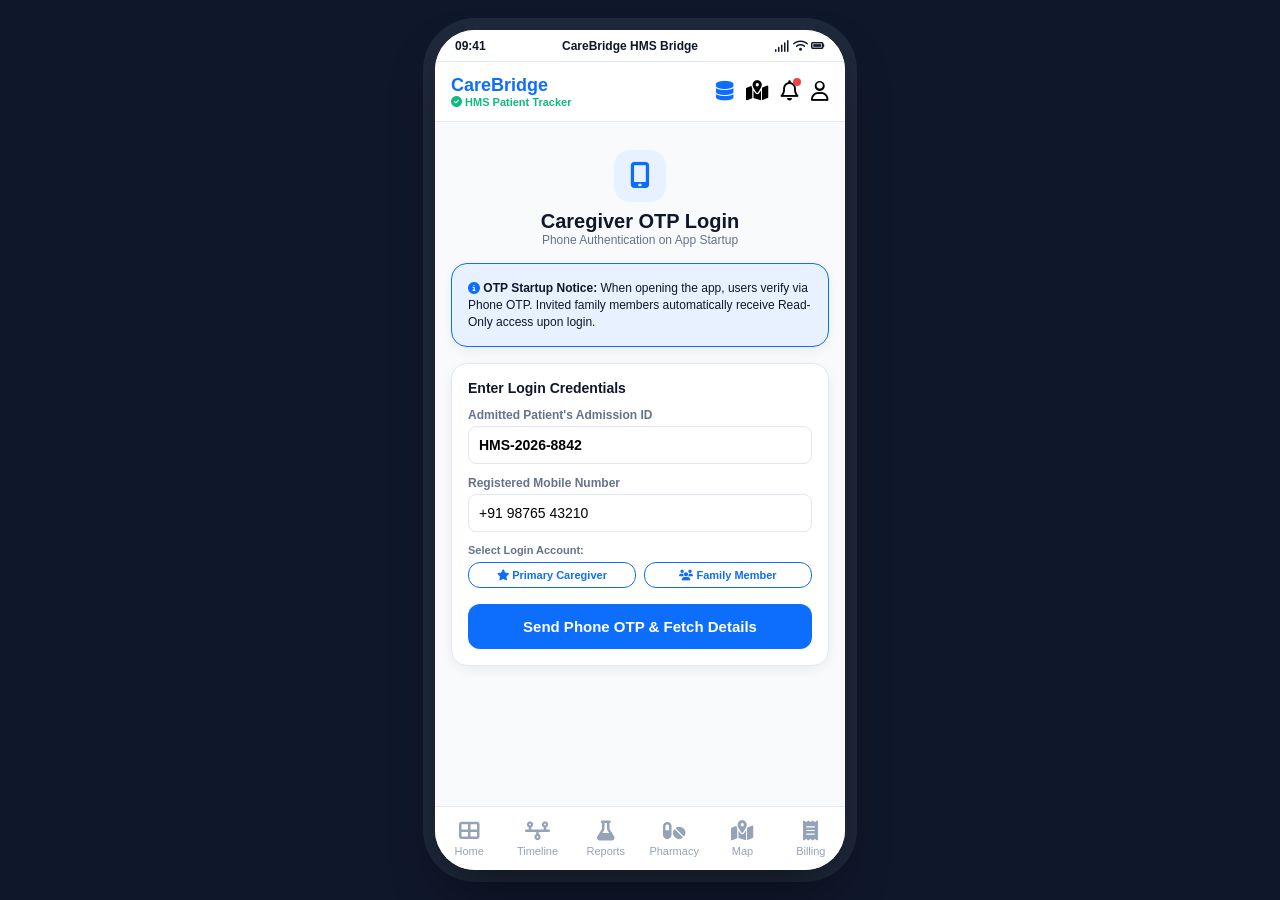
<file: carebridge_web_preview/index.html>
<!DOCTYPE html>
<html lang="en">
<head>
  <meta charset="UTF-8">
  <meta name="viewport" content="width=device-width, initial-scale=1.0">
  <title>CareBridge - Caregiver Healthcare Companion</title>
  <link rel="stylesheet" href="styles.css">
  <link rel="stylesheet" href="https://cdnjs.cloudflare.com/ajax/libs/font-awesome/6.4.0/css/all.min.css">
</head>
<body>

  <div class="device-frame">
    <!-- Status Bar -->
    <div class="status-bar">
      <span>09:41</span>
      <span>CareBridge HMS Bridge</span>
      <span><i class="fa-solid fa-signal"></i> <i class="fa-solid fa-wifi"></i> <i class="fa-solid fa-battery-full"></i></span>
    </div>

    <!-- App Header -->
    <div class="app-bar">
      <div class="app-title-box">
        <span class="app-title">CareBridge</span>
        <span class="app-subtitle"><i class="fa-solid fa-circle-check"></i> HMS Patient Tracker</span>
      </div>
      <div class="app-actions">
        <button class="icon-btn" onclick="openCarebridgeDbInspector()" title="Live Database Inspector">
          <i class="fa-solid fa-database" style="color: var(--primary);"></i>
        </button>
        <button class="icon-btn" onclick="switchTab('map')" title="Hospital Map">
          <i class="fa-solid fa-map-location-dot"></i>
        </button>
        <button class="icon-btn" onclick="switchTab('notifications')" title="Notifications">
          <i class="fa-regular fa-bell"></i>
          <span class="badge-dot"></span>
        </button>
        <button class="icon-btn" onclick="switchTab('profile')" title="Profile">
          <i class="fa-regular fa-user"></i>
        </button>
      </div>
    </div>

    <!-- Main Dynamic View Container -->
    <div class="main-content">
      
      <!-- AUTH / OTP LOGIN SCREEN VIEW -->
      <div id="tab-auth" class="tab-content active">
        <div style="text-align: center; margin: 12px 0 16px 0;">
          <div style="width: 52px; height: 52px; background: var(--primary-light); color: var(--primary); border-radius: 16px; display: inline-flex; align-items: center; justify-content: center; font-size: 26px;">
            <i class="fa-solid fa-mobile-screen-button"></i>
          </div>
          <div style="font-size: 20px; font-weight: 800; margin-top: 8px; color: var(--text-primary);">Caregiver OTP Login</div>
          <div style="font-size: 12px; color: var(--text-secondary);">Phone Authentication on App Startup</div>
        </div>

        <div class="card" style="background: var(--primary-light); border-color: var(--primary); font-size: 12px; line-height: 1.4; color: var(--text-primary);">
          <i class="fa-solid fa-circle-info" style="color: var(--primary);"></i>
          <strong>OTP Startup Notice:</strong> When opening the app, users verify via Phone OTP. Invited family members automatically receive Read-Only access upon login.
        </div>

        <div class="card">
          <div style="font-size: 14px; font-weight: 700; margin-bottom: 12px;">Enter Login Credentials</div>
          <label style="display: block; font-size: 12px; font-weight: 600; color: var(--text-secondary); margin-bottom: 4px;">Admitted Patient's Admission ID</label>
          <input type="text" id="authAdmissionInput" value="HMS-2026-8842" style="width: 100%; padding: 10px; border-radius: 8px; border: 1px solid var(--border); font-size: 14px; font-weight: 700; margin-bottom: 12px;">

          <label style="display: block; font-size: 12px; font-weight: 600; color: var(--text-secondary); margin-bottom: 4px;">Registered Mobile Number</label>
          <input type="text" id="authPhoneInput" value="+91 98765 43210" style="width: 100%; padding: 10px; border-radius: 8px; border: 1px solid var(--border); font-size: 14px; margin-bottom: 12px;">

          <div style="font-size: 11px; font-weight: 700; color: var(--text-secondary); margin-bottom: 6px;">Select Login Account:</div>
          <div style="display: flex; gap: 8px; margin-bottom: 16px;">
            <button class="btn btn-outline" style="flex: 1; padding: 6px; font-size: 11px;" onclick="selectWebAccount('+91 98765 43210', 'primary')">
              <i class="fa-solid fa-star"></i> Primary Caregiver
            </button>
            <button class="btn btn-outline" style="flex: 1; padding: 6px; font-size: 11px;" onclick="selectWebAccount('+91 98123 76543', 'family')">
              <i class="fa-solid fa-users"></i> Family Member
            </button>
          </div>

          <button id="sendOtpBtn" class="btn" onclick="triggerSendOtp()">Send Phone OTP & Fetch Details</button>
        </div>

        <div id="patientDetailsAuthCard" class="card" style="display: none; background: #f0fdf4; border: 1.5px solid var(--success);">
          <div style="display: flex; justify-content: space-between; align-items: center; margin-bottom: 8px;">
            <span style="font-size: 12px; font-weight: 700; color: var(--success);">Tracked Admitted Patient</span>
            <span id="authRoleBadge" class="role-pill pill-success">Primary Caregiver</span>
          </div>
          
          <div style="display: flex; justify-content: space-between; align-items: flex-start;">
            <div>
              <div style="font-size: 18px; font-weight: 800; color: var(--text-primary);">Eleanor Vance</div>
              <div style="font-size: 12px; color: var(--text-secondary);">Age: 58 Years • Female (A+)</div>
            </div>
            <span class="role-pill pill-info">Patient</span>
          </div>
          
          <div style="display: flex; flex-direction: column; gap: 6px; margin: 10px 0;">
            <div style="display: flex; justify-content: space-between; background: white; border: 1px solid var(--border); padding: 6px 10px; border-radius: 6px; font-size: 11px;">
              <span>Patient ID: <strong>PAT-8842-EV</strong></span>
              <span>Patient Phone: <strong>+91 98111 22334</strong></span>
            </div>
            <div style="display: flex; justify-content: space-between; background: white; border: 1px solid var(--border); padding: 6px 10px; border-radius: 6px; font-size: 11px;">
              <span>Admission ID: <strong>HMS-2026-8842</strong></span>
              <span>Caregiver ID: <strong>CG-991823</strong></span>
            </div>
          </div>

          <div style="font-size: 12px; color: var(--text-secondary); line-height: 1.5;">
            <div><strong>Hospital:</strong> St. Jude Memorial Hospital (ICU Room 304)</div>
            <div><strong>Attending Doctor:</strong> Dr. Aris Thorne (Cardiology)</div>
            <div id="authUserNameText"><strong>Logging User:</strong> Sarah Vance (+91 98765 43210)</div>
          </div>
        </div>

        <div id="otpInputGroup" class="card" style="display: none;">
          <div style="font-size: 14px; font-weight: 700; margin-bottom: 8px;">Step 2: Enter 6-Digit Phone OTP</div>
          <input type="text" id="authOtpCode" value="784291" placeholder="Enter 6-digit OTP" style="width: 100%; padding: 12px; border-radius: 8px; border: 1px solid var(--primary); font-size: 16px; font-weight: 700; letter-spacing: 4px; text-align: center; margin-bottom: 16px;">
          <button class="btn" style="background: var(--success);" onclick="completeOtpLogin()">Verify OTP & Enter App</button>
        </div>
      </div>

      <!-- TAB 1: DASHBOARD -->
      <div id="tab-dashboard" class="tab-content">
        
        <div id="dashRoleHeaderBanner" style="background: var(--primary-light); padding: 8px 12px; border-radius: 8px; margin-bottom: 12px; display: flex; justify-content: space-between; align-items: center; font-size: 12px;">
          <span style="font-weight: 800; color: var(--primary-dark);"><i class="fa-solid fa-user-gear"></i> Primary Caregiver</span>
          <span style="color: var(--text-secondary); font-weight: 600;">Sarah Vance (CG-991823)</span>
        </div>

        <!-- Patient Demographics Card -->
        <div class="card card-primary">
          <div class="patient-header">
            <div>
              <div style="font-size: 20px; font-weight: 800;">Eleanor Vance</div>
              <div style="font-size: 12px; opacity: 0.9;">Age: 58 Years • Female (A+)</div>
            </div>
            <span id="roleBadge" class="role-pill pill-info" style="background: rgba(255,255,255,0.25); color: white;">Admitted Patient</span>
          </div>

          <div style="background: rgba(255, 255, 255, 0.18); border-radius: 8px; padding: 8px 12px; margin-top: 10px; display: flex; flex-direction: column; gap: 4px; font-size: 11px;">
            <div style="display: flex; justify-content: space-between;">
              <span>Patient ID: <strong>PAT-8842-EV</strong></span>
              <span>Patient Phone: <strong>+91 98111 22334</strong></span>
            </div>
            <div style="display: flex; justify-content: space-between;">
              <span>Admission ID: <strong>HMS-2026-8842</strong></span>
              <span>Caregiver ID: <strong>CG-991823</strong></span>
            </div>
          </div>

          <hr style="border: none; border-top: 1px solid rgba(255,255,255,0.2); margin: 12px 0;">
          <div style="display: flex; justify-content: space-between; font-size: 12px;">
            <div>
              <div style="opacity: 0.7;">Hospital</div>
              <div style="font-weight: 700;">St. Jude Memorial</div>
            </div>
            <div>
              <div style="opacity: 0.7;">Location</div>
              <div style="font-weight: 700;">ICU Room 304</div>
            </div>
            <div>
              <div style="opacity: 0.7;">Attending Doctor</div>
              <div style="font-weight: 700;">Dr. Aris Thorne</div>
            </div>
          </div>
        </div>

        <!-- Quick Action Modules Grid (Added Hospital Map Module) -->
        <div style="font-size: 16px; font-weight: 700; margin-bottom: 10px;">Caregiver Modules</div>
        <div class="grid-actions">
          <div class="action-tile" onclick="switchTab('timeline')">
            <div class="action-icon" style="background: var(--primary-light); color: var(--primary);"><i class="fa-solid fa-timeline"></i></div>
            <span class="action-title">Timeline</span>
          </div>
          <div class="action-tile" onclick="switchTab('reports')">
            <div class="action-icon" style="background: #e0f2fe; color: #0284c7;"><i class="fa-solid fa-flask"></i></div>
            <span class="action-title">Lab Reports</span>
          </div>
          <div class="action-tile" onclick="switchTab('prescriptions')">
            <div class="action-icon" style="background: #e0e7ff; color: #4f46e5;"><i class="fa-solid fa-pills"></i></div>
            <span class="action-title">Pharmacy</span>
          </div>
          <div class="action-tile" onclick="switchTab('billing')">
            <div class="action-icon" style="background: var(--warning-light); color: var(--warning);"><i class="fa-solid fa-file-invoice-dollar"></i></div>
            <span class="action-title">Billing</span>
          </div>
          <div class="action-tile" onclick="switchTab('insurance')">
            <div class="action-icon" style="background: var(--success-light); color: var(--success);"><i class="fa-solid fa-shield-halved"></i></div>
            <span class="action-title">Insurance</span>
          </div>
          <div class="action-tile" onclick="switchTab('map')">
            <div class="action-icon" style="background: #f3e8ff; color: #9333ea;"><i class="fa-solid fa-map-location-dot"></i></div>
            <span class="action-title">Hospital Map</span>
          </div>
        </div>

        <!-- Doctor Instruction Card -->
        <div class="card">
          <div style="display: flex; justify-content: space-between; align-items: center; margin-bottom: 8px;">
            <div style="font-size: 15px; font-weight: 700;">Dr. Aris Thorne (Cardiology)</div>
            <span class="role-pill pill-info">Today 09:30 AM</span>
          </div>
          <p style="font-size: 13px; color: var(--text-secondary); line-height: 1.4;">
            Patient Eleanor Vance responding well to IV Ceftriaxone. SpO2 stable at 98%. Maintain light liquid diet and monitor blood pressure every 4 hours.
          </p>
          <div style="display: flex; gap: 8px; margin-top: 10px;">
            <span class="role-pill pill-neutral"><i class="fa-solid fa-heart-pulse"></i> BP: 120/80</span>
            <span class="role-pill pill-neutral"><i class="fa-solid fa-lungs"></i> SpO2: 98%</span>
            <span class="role-pill pill-neutral"><i class="fa-solid fa-temperature-half"></i> 98.6°F</span>
          </div>
        </div>

        <!-- Billing Quick Card -->
        <div class="card" style="background: var(--warning-light); border: 1px solid var(--warning);">
          <div style="display: flex; justify-content: space-between; align-items: center;">
            <div>
              <div style="font-size: 12px; color: var(--text-secondary);">Outstanding Hospital Balance</div>
              <div id="dashboardBalance" style="font-size: 20px; font-weight: 800;">₹14,500.00</div>
            </div>
            <button id="payNowBtn" class="btn" style="width: auto; padding: 10px 18px;" onclick="openPaymentModal()">
              Pay Now
            </button>
          </div>
        </div>
      </div>

      <!-- TAB 2: TIMELINE -->
      <div id="tab-timeline" class="tab-content">
        <div style="font-size: 18px; font-weight: 700; margin-bottom: 16px;">Treatment Timeline</div>
        <div id="mobileTimelineContainer">
          <!-- Dynamically populated via app.js -->
        </div>
      </div>

      <!-- TAB 3: LAB REPORTS -->
      <div id="tab-reports" class="tab-content">
        <div style="font-size: 18px; font-weight: 700; margin-bottom: 16px;">Laboratory & Diagnostics</div>
        <div id="mobileLabReportsContainer">
          <!-- Dynamically populated via app.js -->
        </div>
      </div>

      <!-- TAB 4: PHARMACY -->
      <div id="tab-prescriptions" class="tab-content">
        <div style="font-size: 18px; font-weight: 700; margin-bottom: 12px;">Pharmacy & Medicine Collection</div>
        
        <div class="card card-primary" style="margin-bottom: 16px;">
          <div style="display: flex; justify-content: space-between; align-items: center;">
            <div style="font-size: 15px; font-weight: 800;"><i class="fa-solid fa-prescription-bottle-medical"></i> Caregiver Medicine Pickup</div>
            <span id="pickupBadge" class="role-pill pill-warning" style="background: var(--warning); color: white;">1 Ready for Pickup</span>
          </div>
          <div style="font-size: 12px; opacity: 0.9; margin-top: 6px;">
            Caregivers can collect prescribed medicines from <strong>Ground Floor Counter 3</strong> using assigned pickup tokens.
          </div>
        </div>

        <div id="mobilePrescriptionsContainer">
          <!-- Dynamically populated via app.js -->
        </div>
      </div>

      <!-- TAB 5: BILLING -->
      <div id="tab-billing" class="tab-content">
        <div style="font-size: 18px; font-weight: 700; margin-bottom: 16px;">Hospital Billing Summary</div>
        <div class="card card-primary">
          <div style="display: flex; justify-content: space-between;">
            <div>
              <div style="font-size: 12px; opacity: 0.8;">Total Hospital Bill</div>
              <div id="billingTabTotal" style="font-size: 18px; font-weight: 700;">₹64,500.00</div>
            </div>
            <div>
              <div style="font-size: 12px; opacity: 0.8;">Insurance Paid</div>
              <div id="billingTabInsurance" style="font-size: 18px; font-weight: 700;">₹50,000.00</div>
            </div>
          </div>
          <hr style="border: none; border-top: 1px solid rgba(255,255,255,0.2); margin: 12px 0;">
          <div style="display: flex; justify-content: space-between; align-items: center;">
            <div>
              <div style="font-size: 12px; opacity: 0.8;">Remaining Payable</div>
              <div id="billingTabBalance" style="font-size: 24px; font-weight: 800;">₹14,500.00</div>
            </div>
            <button id="billingPayBtn" class="btn" style="background: white; color: var(--primary); width: auto;" onclick="openPaymentModal()">
              Pay Balance
            </button>
          </div>
        </div>

        <div style="font-size: 15px; font-weight: 700; margin: 16px 0 10px 0;">Itemized Breakdown</div>
        <div id="mobileBillBreakdownContainer" class="card">
          <!-- Dynamically populated via app.js -->
        </div>
      </div>

      <!-- TAB 6: INSURANCE -->
      <div id="tab-insurance" class="tab-content">
        <div style="font-size: 18px; font-weight: 700; margin-bottom: 16px;">Insurance Claim Pipeline</div>
        <div id="mobileInsuranceContainer">
          <!-- Dynamically populated via app.js -->
        </div>
      </div>

      <!-- TAB 7: HOSPITAL FACILITY MAP MODULE -->
      <div id="tab-map" class="tab-content">
        <div style="font-size: 18px; font-weight: 700; margin-bottom: 12px;">Hospital Facility Navigation Map</div>
        
        <!-- Caregiver Wayfinding Banner -->
        <div class="card card-primary" style="margin-bottom: 16px;">
          <div style="font-size: 14px; font-weight: 800; margin-bottom: 6px;"><i class="fa-solid fa-route"></i> Caregiver Navigation Guide</div>
          <div style="font-size: 12px; opacity: 0.9; line-height: 1.4;">
            <div><strong>To Patient Room (ICU 304):</strong> Entrance → Elevator B → 3rd Floor Room 304</div>
            <div><strong>To Pharmacy Pickup:</strong> Elevator A → Ground Floor Counter 3</div>
          </div>
        </div>

        <!-- Floor Filter Chips -->
        <div style="font-size: 13px; font-weight: 700; margin-bottom: 8px;">Select Floor Level:</div>
        <div style="display: flex; gap: 6px; overflow-x: auto; padding-bottom: 8px; margin-bottom: 12px;">
          <button id="floorBtnGround" class="btn btn-outline" style="padding: 6px 12px; font-size: 11px; width: auto;" onclick="selectMapFloor('Ground Floor')">Ground Floor</button>
          <button id="floorBtn1st" class="btn btn-outline" style="padding: 6px 12px; font-size: 11px; width: auto;" onclick="selectMapFloor('1st Floor')">1st Floor</button>
          <button id="floorBtn2nd" class="btn btn-outline" style="padding: 6px 12px; font-size: 11px; width: auto;" onclick="selectMapFloor('2nd Floor')">2nd Floor</button>
          <button id="floorBtn3rd" class="btn btn-outline" style="padding: 6px 12px; font-size: 11px; width: auto;" onclick="selectMapFloor('3rd Floor')">3rd Floor</button>
          <button id="floorBtnB1" class="btn btn-outline" style="padding: 6px 12px; font-size: 11px; width: auto;" onclick="selectMapFloor('Basement B1')">Basement B1</button>
        </div>

        <!-- Interactive Blueprint Map Graphic -->
        <div class="card" style="background: #1e293b; color: white; margin-bottom: 16px;">
          <div style="display: flex; justify-content: space-between; margin-bottom: 10px;">
            <span id="mapFloorTitle" style="font-size: 14px; font-weight: 700;">Ground Floor Blueprint</span>
            <span class="role-pill pill-info">St. Jude Map</span>
          </div>

          <div style="height: 150px; position: relative; background: #0f172a; border-radius: 8px; padding: 12px;">
            <div id="pin1" style="position: absolute; top: 15px; left: 15px; background: #f59e0b; padding: 4px 8px; border-radius: 6px; font-size: 10px; font-weight: 700;">
              <i class="fa-solid fa-concierge-bell"></i> Reception Desk
            </div>
            <div id="pin2" style="position: absolute; top: 15px; right: 15px; background: #10b981; padding: 4px 8px; border-radius: 6px; font-size: 10px; font-weight: 700;">
              <i class="fa-solid fa-pills"></i> Pharmacy Counter 3
            </div>
            <div id="pin3" style="position: absolute; bottom: 15px; left: 15px; background: #ef4444; padding: 4px 8px; border-radius: 6px; font-size: 10px; font-weight: 700;">
              <i class="fa-solid fa-utensils"></i> Canteen & Cafe
            </div>
            <div id="pin4" style="position: absolute; bottom: 15px; right: 15px; background: #6366f1; padding: 4px 8px; border-radius: 6px; font-size: 10px; font-weight: 700;">
              <i class="fa-solid fa-car"></i> Visitor Parking B1
            </div>
            <div style="position: absolute; top: 42%; left: 30%; right: 30%; text-align: center; background: rgba(255,255,255,0.1); border: 1px dashed rgba(255,255,255,0.3); padding: 4px; border-radius: 12px; font-size: 11px; font-weight: 700;">
              Main Elevator Corridor
            </div>
          </div>
        </div>

        <!-- Facilities Directory for Selected Floor -->
        <div style="font-size: 15px; font-weight: 700; margin-bottom: 10px;">Facility Locations List</div>
        <div id="facilitiesListContainer">
          <!-- Populated dynamically via app.js -->
        </div>
      </div>

      <!-- TAB 8: FAMILY -->
      <div id="tab-family" class="tab-content">
        <div style="display: flex; justify-content: space-between; align-items: center; margin-bottom: 16px;">
          <div style="font-size: 18px; font-weight: 700;">Family Access</div>
          <button id="inviteBtn" class="btn btn-outline" style="width: auto; padding: 6px 12px; font-size: 12px;" onclick="inviteMember()">
            + Invite Member
          </button>
        </div>
        <div class="card">
          <div style="display: flex; justify-content: space-between; align-items: center;">
            <div>
              <div style="font-weight: 700;">Sarah Vance (You)</div>
              <div style="font-size: 12px; color: var(--text-secondary);">Caregiver ID: CG-991823 • +91 98765 43210</div>
            </div>
            <span class="role-pill pill-success">Full Access</span>
          </div>
        </div>
        <div class="card">
          <div style="display: flex; justify-content: space-between; align-items: center;">
            <div>
              <div style="font-weight: 700;">David Vance</div>
              <div style="font-size: 12px; color: var(--text-secondary);">Son • +91 98123 76543</div>
            </div>
            <span class="role-pill pill-neutral">Read-Only</span>
          </div>
        </div>
      </div>

      <!-- TAB 9: NOTIFICATIONS -->
      <div id="tab-notifications" class="tab-content">
        <div style="font-size: 18px; font-weight: 700; margin-bottom: 16px;">HMS Event Stream</div>
        <div class="card">
          <div style="font-weight: 700; font-size: 14px;">Dr. Instruction Updated</div>
          <div style="font-size: 12px; color: var(--text-secondary); margin: 4px 0;">SpO2 stable at 98%. Maintain light liquid diet.</div>
          <span class="role-pill pill-info">10 mins ago</span>
        </div>
        <div class="card">
          <div style="font-weight: 700; font-size: 14px;">Lab Report Uploaded</div>
          <div style="font-size: 12px; color: var(--text-secondary); margin: 4px 0;">Complete Blood Count (CBC) available.</div>
          <span class="role-pill pill-success">1 hour ago</span>
        </div>
      </div>

      <!-- TAB 10: PROFILE -->
      <div id="tab-profile" class="tab-content">
        <div style="display: flex; justify-content: space-between; align-items: center; margin-bottom: 16px;">
          <div style="font-size: 18px; font-weight: 700;">Profile & Identity</div>
          <button class="btn btn-outline" style="width: auto; padding: 4px 10px; font-size: 11px; color: var(--danger); border-color: var(--danger);" onclick="signOutCarebridge()">
            Sign Out
          </button>
        </div>

        <div class="card">
          <div id="profileUserName" style="font-weight: 700; font-size: 16px;">Sarah Vance (Primary Caregiver)</div>
          <div id="profileUserPhone" style="font-size: 13px; color: var(--text-secondary); margin-bottom: 6px;">Registered Mobile: +91 98765 43210</div>
          <span id="profileUserRoleBadge" class="role-pill pill-info">Primary Caregiver (Full Access)</span>
        </div>

        <div class="card" style="border: 1.5px solid var(--primary);">
          <div style="font-size: 14px; font-weight: 700; color: var(--primary-dark); margin-bottom: 8px;">Admitted Patient Being Tracked</div>
          <div style="font-size: 12px; color: var(--text-secondary); line-height: 1.7;">
            <div><strong>Patient Name:</strong> Eleanor Vance</div>
            <div><strong>Patient ID:</strong> PAT-8842-EV</div>
            <div><strong>Age & Gender:</strong> 58 Years • Female (A+)</div>
            <div><strong>Patient Phone:</strong> +91 98111 22334</div>
            <div><strong>Admission ID:</strong> HMS-2026-8842</div>
            <div><strong>Hospital & Room:</strong> St. Jude Memorial Hospital (ICU Room 304)</div>
            <div><strong>Attending Doctor:</strong> Dr. Aris Thorne (Cardiology)</div>
          </div>
        </div>

        <div class="card">
          <div style="font-size: 13px; margin-bottom: 6px;">HMS Host: <code>localhost:8080</code></div>
          <div style="font-size: 13px; margin-bottom: 6px;">Auth Engine: Firebase Phone OTP</div>
          <div style="font-size: 13px;">Push Notifications: FCM Active</div>
        </div>
      </div>

    </div>

    <!-- Payment Modal Bottom Sheet -->
    <div id="paymentModal" class="modal-overlay">
      <div class="bottom-sheet">
        <div style="display: flex; justify-content: space-between; align-items: center; margin-bottom: 12px;">
          <div style="font-size: 18px; font-weight: 700;">Complete Hospital Payment</div>
          <button class="icon-btn" onclick="closeModal('paymentModal')"><i class="fa-solid fa-xmark"></i></button>
        </div>
        <div style="background: var(--primary-light); padding: 12px; border-radius: var(--radius-md); display: flex; justify-content: space-between; margin-bottom: 16px;">
          <span style="font-weight: 600;">Payable Amount</span>
          <span style="font-size: 18px; font-weight: 800; color: var(--primary);">₹14,500.00</span>
        </div>
        <div style="font-size: 14px; font-weight: 600; margin-bottom: 8px;">Payment Gateway Mode</div>
        <div style="display: flex; flex-direction: column; gap: 8px; margin-bottom: 16px;">
          <label style="display: flex; align-items: center; gap: 10px; padding: 10px; border: 1px solid var(--border); border-radius: var(--radius-md);">
            <input type="radio" name="payMethod" value="UPI" checked>
            <div>
              <div style="font-weight: 700; font-size: 13px;">UPI (Google Pay / PhonePe / Paytm)</div>
              <div style="font-size: 11px; color: var(--text-secondary);">VPA: caregiver@upi</div>
            </div>
          </label>
          <label style="display: flex; align-items: center; gap: 10px; padding: 10px; border: 1px solid var(--border); border-radius: var(--radius-md);">
            <input type="radio" name="payMethod" value="Card">
            <div>
              <div style="font-weight: 700; font-size: 13px;">Credit / Debit Card</div>
              <div style="font-size: 11px; color: var(--text-secondary);">Visa, Mastercard, RuPay</div>
            </div>
          </label>
        </div>
        <button class="btn" onclick="processPayment()">Confirm & Pay ₹14,500.00</button>
      </div>
    </div>

    <!-- Receipt Modal Bottom Sheet -->
    <div id="receiptModal" class="modal-overlay">
      <div class="bottom-sheet" style="text-align: center;">
        <i class="fa-solid fa-circle-check" style="font-size: 56px; color: var(--success);"></i>
        <div style="font-size: 20px; font-weight: 800; margin-top: 8px;">Payment Successful</div>
        <div style="font-size: 12px; color: var(--text-secondary);">CareBridge Digital Receipt</div>
        <hr style="margin: 16px 0; border: none; border-top: 1px solid var(--border);">
        <div style="display: flex; justify-content: space-between; font-size: 13px; margin-bottom: 6px;">
          <span>Transaction ID</span><span id="rcptTxId" style="font-weight: 700;">TXN-991823</span>
        </div>
        <div style="display: flex; justify-content: space-between; font-size: 13px; margin-bottom: 6px;">
          <span>Patient Name</span><span style="font-weight: 700;">Eleanor Vance (58 Yrs)</span>
        </div>
        <div style="display: flex; justify-content: space-between; font-size: 13px; margin-bottom: 6px;">
          <span>Patient ID / Phone</span><span style="font-weight: 700;">PAT-8842-EV (+91 98111 22334)</span>
        </div>
        <div style="display: flex; justify-content: space-between; font-size: 13px; margin-bottom: 6px;">
          <span>Caregiver ID</span><span style="font-weight: 700;">CG-991823 (Sarah Vance)</span>
        </div>
        <div style="display: flex; justify-content: space-between; font-size: 13px; margin-bottom: 12px;">
          <span>Amount Settled</span><span style="font-weight: 800; color: var(--success); font-size: 16px;">₹14,500.00</span>
        </div>
        <button class="btn" style="margin-top: 12px;" onclick="closeModal('receiptModal')">Done</button>
      </div>
    </div>

    <!-- Live Database Inspector Bottom Sheet Modal -->
    <div id="dbInspectorModal" class="modal-overlay">
      <div class="bottom-sheet" style="max-height: 85vh; overflow-y: auto;">
        <div style="display: flex; justify-content: space-between; align-items: center; margin-bottom: 12px;">
          <div style="font-size: 16px; font-weight: 800; display: flex; align-items: center; gap: 8px;">
            <i class="fa-solid fa-database" style="color: var(--primary);"></i> CareBridge Live Database Inspector
          </div>
          <button class="icon-btn" onclick="closeModal('dbInspectorModal')"><i class="fa-solid fa-xmark"></i></button>
        </div>

        <div style="font-size: 12px; color: var(--text-secondary); margin-bottom: 12px;">
          Shared Storage Key: <code>carebridge_shared_hms_db</code> (Real-time localStorage sync with HMS Staff Portal)
        </div>

        <div style="display: flex; gap: 6px; overflow-x: auto; padding-bottom: 8px; margin-bottom: 12px;">
          <button class="btn btn-outline" style="padding: 4px 8px; font-size: 11px; width: auto;" onclick="inspectCarebridgeTable('patients')">Patients</button>
          <button class="btn btn-outline" style="padding: 4px 8px; font-size: 11px; width: auto;" onclick="inspectCarebridgeTable('treatments')">Treatments</button>
          <button class="btn btn-outline" style="padding: 4px 8px; font-size: 11px; width: auto;" onclick="inspectCarebridgeTable('labReports')">Lab Reports</button>
          <button class="btn btn-outline" style="padding: 4px 8px; font-size: 11px; width: auto;" onclick="inspectCarebridgeTable('prescriptions')">Prescriptions</button>
          <button class="btn btn-outline" style="padding: 4px 8px; font-size: 11px; width: auto;" onclick="inspectCarebridgeTable('billing')">Billing</button>
          <button class="btn btn-outline" style="padding: 4px 8px; font-size: 11px; width: auto;" onclick="inspectCarebridgeTable('payments')">Payments</button>
        </div>

        <div id="carebridgeDbTableContainer" style="overflow-x: auto; background: var(--surface-variant); padding: 10px; border-radius: 8px; font-size: 11px;">
          <!-- Dynamically populated -->
        </div>

        <button class="btn" style="margin-top: 14px;" onclick="closeModal('dbInspectorModal')">Close DB Inspector</button>
      </div>
    </div>

    <!-- Bottom Navigation Bar -->
    <div class="bottom-nav">
      <div class="nav-item active" onclick="switchTab('dashboard')">
        <i class="fa-solid fa-table-cells-large nav-icon"></i>
        <span>Home</span>
      </div>
      <div class="nav-item" onclick="switchTab('timeline')">
        <i class="fa-solid fa-timeline nav-icon"></i>
        <span>Timeline</span>
      </div>
      <div class="nav-item" onclick="switchTab('reports')">
        <i class="fa-solid fa-flask nav-icon"></i>
        <span>Reports</span>
      </div>
      <div class="nav-item" onclick="switchTab('prescriptions')">
        <i class="fa-solid fa-pills nav-icon"></i>
        <span>Pharmacy</span>
      </div>
      <div class="nav-item" onclick="switchTab('map')">
        <i class="fa-solid fa-map-location-dot nav-icon"></i>
        <span>Map</span>
      </div>
      <div class="nav-item" onclick="switchTab('billing')">
        <i class="fa-solid fa-receipt nav-icon"></i>
        <span>Billing</span>
      </div>
    </div>
  </div>

  <script src="app.js"></script>
</body>
</html>
</file>
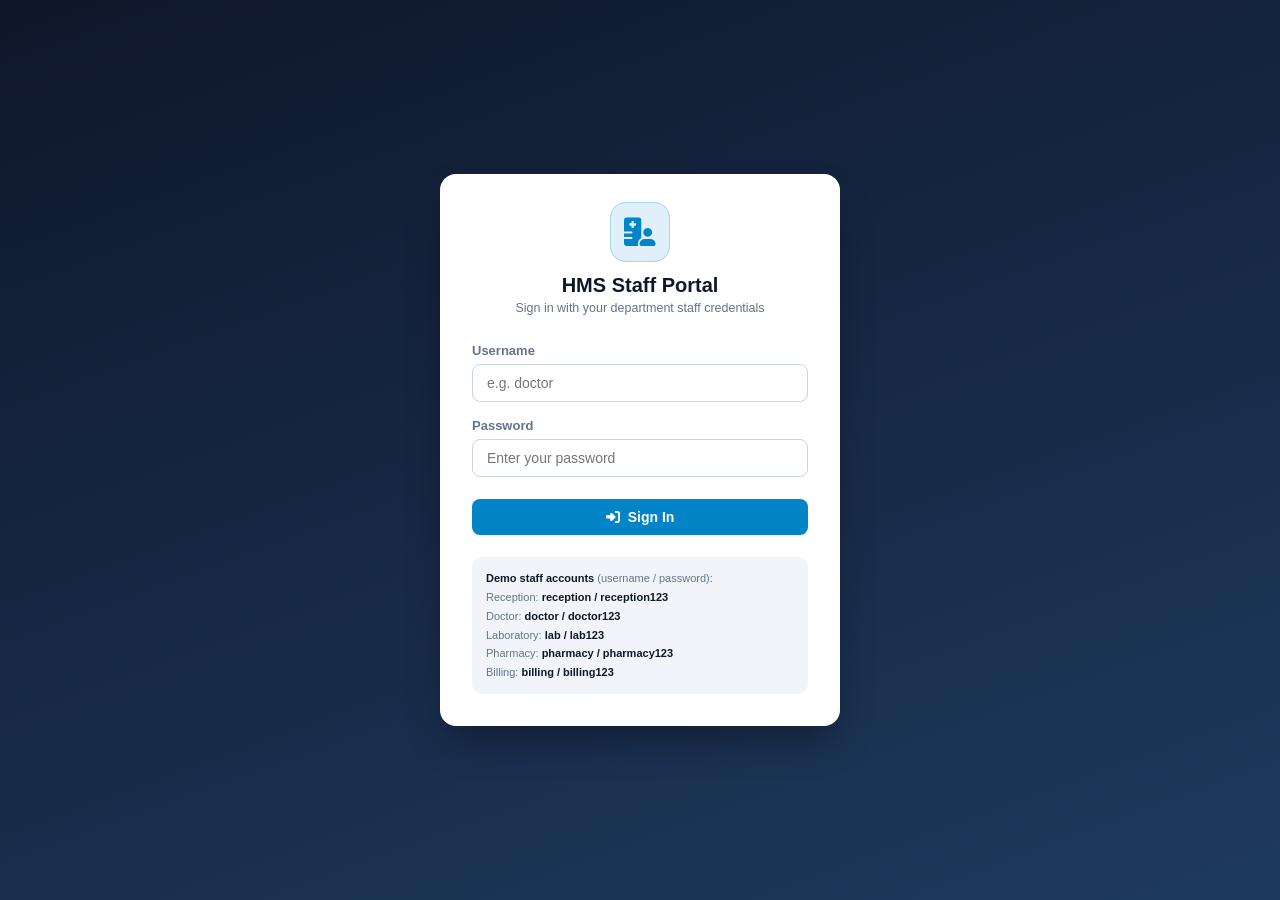
<file: hms_staff_portal/index.html>
<!DOCTYPE html>
<html lang="en">
<head>
  <meta charset="UTF-8">
  <meta name="viewport" content="width=device-width, initial-scale=1.0">
  <title>Hospital Management System (HMS) — Staff Portal</title>
  <link rel="stylesheet" href="styles.css">
  <link rel="stylesheet" href="https://cdnjs.cloudflare.com/ajax/libs/font-awesome/6.4.0/css/all.min.css">
  <script src="auth.js"></script>
  <script>
    // Fast redirect guard: bounce to the login page immediately if there's
    // no valid staff session, before the protected portal content renders.
    if (!hmsIsLoggedIn()) {
      window.location.href = 'login.html';
    }
  </script>
</head>
<body>

  <!-- HMS Header Navbar -->
  <header class="hms-navbar">
    <div class="hms-brand">
      <div class="hms-logo-icon"><i class="fa-solid fa-hospital-user"></i></div>
      <div>
        <div class="hms-title">HMS Portal</div>
        <div class="hms-subtitle">Hospital Staff Administration Portal</div>
      </div>
    </div>

    <div class="staff-user-badge" id="staffUserBadge">
      <i class="fa-solid fa-user-doctor" style="color: var(--cyan-light);" id="staffUserIcon"></i>
      <span>Logged in:</span>
      <button class="btn btn-outline" style="padding: 4px 10px; font-size: 11px; margin-left: 8px; color: white; border-color: rgba(255,255,255,0.3); background: rgba(255,255,255,0.1);" onclick="openStaffLoginModal()">
        <i class="fa-solid fa-arrows-rotate"></i> Switch Staff Account
      </button>
      <!-- <span class="badge badge-success" style="margin-left: 8px;">Database Connected</span> -->
    </div>
  </header>

  <!-- Department Navigation Tabs -->
  <nav class="dept-nav">
    <div class="dept-tab active" id="tab-nav-reception" onclick="switchDept('reception')">
      <i class="fa-solid fa-id-card"></i> 1. Reception & Admissions <span id="tab-lock-reception"></span>
    </div>
    <div class="dept-tab" id="tab-nav-doctor" onclick="switchDept('doctor')">
      <i class="fa-solid fa-stethoscope"></i> 2. Doctor Ward Rounds <span id="tab-lock-doctor"></span>
    </div>
    <div class="dept-tab" id="tab-nav-laboratory" onclick="switchDept('laboratory')">
      <i class="fa-solid fa-flask-vial"></i> 3. Laboratory & Diagnostics <span id="tab-lock-laboratory"></span>
    </div>
    <div class="dept-tab" id="tab-nav-pharmacy" onclick="switchDept('pharmacy')">
      <i class="fa-solid fa-pills"></i> 4. Pharmacy Dispensing <span id="tab-lock-pharmacy"></span>
    </div>
    <div class="dept-tab" id="tab-nav-billing" onclick="switchDept('billing')">
      <i class="fa-solid fa-file-invoice-dollar"></i> 5. Billing & Insurance Desk <span id="tab-lock-billing"></span>
    </div>
    <!-- <div class="dept-tab" id="tab-nav-inspector" onclick="switchDept('inspector')">
      <i class="fa-solid fa-database"></i> 6. Live Database Inspector <span id="tab-lock-inspector"></span>
    </div> -->
  </nav>

  <!-- Main Department Views Container -->
  <main class="hms-container">

    <div id="dept-portal-content-view" style="display: block;">

    <!-- DEPARTMENT 1: RECEPTION & PATIENT REGISTRATION -->
    <section id="dept-reception" class="dept-view active">
      <div class="grid-2col">
        
        <!-- Form: Admit New Patient & Bind Caregiver -->
        <div class="card-panel">
          <div class="panel-header">
            <span class="panel-title"><i class="fa-solid fa-user-plus" style="color: var(--cyan-primary);"></i> Patient Admission & Caregiver Linkage</span>
            <!-- <span class="badge badge-info">Step 1 of Hospital Onboarding</span> -->
          </div>

          <form id="admitPatientForm" onsubmit="event.preventDefault(); handleAdmitPatient();">
            <div class="grid-2col">
              <div class="form-group">
                <label class="form-label">Patient Full Name</label>
                <input type="text" id="admPatientName" class="form-control" value="Eleanor Vance" required>
              </div>
              <div class="form-group">
                <label class="form-label">Age (Years)</label>
                <input type="number" id="admPatientAge" class="form-control" value="58" min="0" max="150" required>
              </div>
            </div>

            <div class="grid-2col">
              <div class="form-group">
                <label class="form-label">Gender</label>
                <select id="admPatientGender" class="form-control">
                  <option value="Male">Male</option>
                  <option value="Female" selected>Female</option>
                  <option value="Other">Other</option>
                </select>
              </div>
              <div class="form-group">
                <label class="form-label">Blood Group</label>
                <select id="admPatientBloodGroup" class="form-control">
                  <option value="A+">A+</option>
                  <option value="A-">A-</option>
                  <option value="B+">B+</option>
                  <option value="B-">B-</option>
                  <option value="O+">O+</option>
                  <option value="O-">O-</option>
                  <option value="AB+">AB+</option>
                  <option value="AB-">AB-</option>
                  <option value="Unknown">Unknown</option>
                </select>
              </div>
            </div>

            <div class="grid-2col">
              <div class="form-group">
                <label class="form-label">Patient Mobile Number</label>
                <div style="display: flex; gap: 6px;">
                  <span class="form-control" style="width: 68px; flex-shrink: 0; background: var(--surface-variant); font-weight: 700; display: flex; align-items: center; justify-content: center; padding: 0 10px;">+91</span>
                  <input type="text" id="admPatientPhone" class="form-control" value="9811122334" maxlength="10" required placeholder="10-digit number">
                </div>
              </div>
              <div class="form-group">
                <label class="form-label">Generated Admission ID</label>
                <input type="text" id="admId" class="form-control" value="HMS-2026-8842" readonly style="background: var(--surface-variant); font-weight: 700;">
              </div>
            </div>

            <div class="grid-2col">
              <div class="form-group">
                <label class="form-label">Assigned Ward & Room</label>
                <select id="admRoom" class="form-control">
                  <option value="ICU Room 101">ICU Room 101</option>
                  <option value="ICU Room 102">ICU Room 102</option>
                  <option value="ICU Room 201">ICU Room 201</option>
                  <option value="ICU Room 304" selected>ICU Room 304</option>
                  <option value="General Ward A - Bed 1">General Ward A - Bed 1</option>
                  <option value="General Ward A - Bed 2">General Ward A - Bed 2</option>
                  <option value="General Ward A - Bed 3">General Ward A - Bed 3</option>
                  <option value="General Ward B - Bed 1">General Ward B - Bed 1</option>
                  <option value="General Ward B - Bed 2">General Ward B - Bed 2</option>
                  <option value="General Ward B - Bed 3">General Ward B - Bed 3</option>
                  <option value="Private Room 501">Private Room 501</option>
                  <option value="Private Room 502">Private Room 502</option>
                  <option value="Private Room 503">Private Room 503</option>
                  <option value="Semi-Private Room 401">Semi-Private Room 401</option>
                  <option value="Semi-Private Room 402">Semi-Private Room 402</option>
                  <option value="Paediatric Ward - Bed 1">Paediatric Ward - Bed 1</option>
                  <option value="Paediatric Ward - Bed 2">Paediatric Ward - Bed 2</option>
                  <option value="Maternity Ward - Room 1">Maternity Ward - Room 1</option>
                  <option value="Maternity Ward - Room 2">Maternity Ward - Room 2</option>
                  <option value="Emergency Bay 1">Emergency Bay 1</option>
                  <option value="Emergency Bay 2">Emergency Bay 2</option>
                </select>
              </div>
              <div class="form-group">
                <label class="form-label">Attending Doctor</label>
                <select id="admDoctor" class="form-control">
                  <option value="Dr. Aris Thorne (Cardiology)">Dr. Aris Thorne (Cardiology)</option>
                  <option value="Dr. Elena Rostova (Pulmonology)">Dr. Elena Rostova (Pulmonology)</option>
                  <option value="Dr. Marcus Vance (Internal Med)">Dr. Marcus Vance (Internal Med)</option>
                </select>
              </div>
            </div>

            <hr style="margin: 16px 0; border: none; border-top: 1px solid var(--border);">

            <div class="form-label" style="font-size: 14px; font-weight: 700; color: var(--navy-dark); margin-bottom: 10px;">
              <i class="fa-solid fa-user-nurse" style="color: var(--cyan-primary);"></i> Primary Caregiver Identity Binding
            </div>

            <div class="grid-2col">
              <div class="form-group">
                <label class="form-label">Caregiver Full Name</label>
                <input type="text" id="admCaregiverName" class="form-control" value="Sarah Vance" required>
              </div>
              <div class="form-group">
                <label class="form-label">Caregiver Mobile Number (OTP Auth)</label>
                <div style="display: flex; gap: 6px;">
                  <span class="form-control" style="width: 68px; flex-shrink: 0; background: var(--surface-variant); font-weight: 700; display: flex; align-items: center; justify-content: center; padding: 0 10px;">+91</span>
                  <input type="text" id="admCaregiverPhone" class="form-control" value="9876543210" maxlength="10" required placeholder="10-digit number">
                </div>
              </div>
            </div>

            <button type="submit" class="btn btn-primary" style="width: 100%; justify-content: center; margin-top: 8px;">
              <i class="fa-solid fa-check-circle"></i> Commit Patient Admission & Issue Caregiver Access
            </button>
          </form>
        </div>

        <!-- Directory of Admitted Patients -->
        <div class="card-panel">
          <div class="panel-header">
            <span class="panel-title"><i class="fa-solid fa-hospital-user" style="color: var(--cyan-primary);"></i> Active Admitted Patients</span>
            <span class="badge badge-success">Live HMS Census</span>
          </div>

          <table class="hms-table">
            <thead>
              <tr>
                <th>Patient Details</th>
                <th>Admission ID</th>
                <th>Caregiver Phone</th>
                <th>Ward / Room</th>
                <th>Status</th>
              </tr>
            </thead>
            <tbody id="activePatientsTbody">
              <!-- Dynamically populated -->
            </tbody>
          </table>
        </div>

      </div>
    </section>

    <!-- DEPARTMENT 2: DOCTOR WARD ROUNDS & PRESCRIPTIONS -->
    <section id="dept-doctor" class="dept-view">
      <div class="grid-2col">
        
        <!-- Post Ward Round Update -->
        <div class="card-panel">
          <div class="panel-header">
            <span class="panel-title"><i class="fa-solid fa-notes-medical" style="color: var(--cyan-primary);"></i> Log Ward Round Instruction & Vitals</span>
            <span class="badge badge-info">Physician Entry</span>
          </div>

          <form id="addTreatmentForm" onsubmit="event.preventDefault(); handleAddTreatment();">
            <div class="form-group">
              <label class="form-label">Select Patient</label>
              <select id="trtPatientSelect" class="form-control">
                <option value="HMS-2026-8842">Eleanor Vance (HMS-2026-8842 - ICU Room 304)</option>
              </select>
            </div>

            <!-- Doctor info auto-filled from session — read-only display -->
            <div style="background: var(--surface-variant); border-radius: var(--radius-md); padding: 10px 14px; margin-bottom: 12px; font-size: 13px; display: flex; gap: 24px;">
              <div><span style="color: var(--text-secondary);">Doctor:</span> <strong id="trtDoctorDisplay">Dr. Aris Thorne</strong></div>
              <div><span style="color: var(--text-secondary);">Department:</span> <strong id="trtDeptDisplay">Cardiology Dept</strong></div>
            </div>
            <!-- Hidden fields carry the values for JS logic -->
            <input type="hidden" id="trtDoctorName">
            <input type="hidden" id="trtDept">

            <div class="form-group">
              <label class="form-label">Doctor Clinical Instructions & Observations</label>
              <textarea id="trtNote" class="form-control" placeholder="Enter clinical notes, diet orders, and nursing instructions..." required>Patient responding exceptionally well to IV Ceftriaxone. SpO2 stable at 98%. Maintain light liquid diet and monitor blood pressure every 4 hours.</textarea>
            </div>

            <div class="grid-2col">
              <div class="form-group">
                <label class="form-label">Blood Pressure <span style="color: var(--text-secondary); font-weight: 400;">(Systolic / Diastolic)</span></label>
                <div style="display: flex; gap: 6px; align-items: center;">
                  <input type="number" id="trtBpSys" class="form-control" value="120" min="40" max="300" step="0.1" placeholder="Systolic" required style="width: 80px;">
                  <span style="color: var(--text-secondary); font-weight: 700;">/</span>
                  <input type="number" id="trtBpDia" class="form-control" value="80" min="20" max="200" step="0.1" placeholder="Diastolic" required style="width: 80px;">
                  <span class="form-control" style="flex-shrink: 0; background: var(--surface-variant); font-weight: 700; width: 60px; display: flex; align-items: center; justify-content: center; padding: 0 8px;">mmHg</span>
                </div>
              </div>
              <div class="form-group">
                <label class="form-label">SpO2 Oxygen Saturation <span style="color: var(--text-secondary); font-weight: 400;">(%)</span></label>
                <div style="display: flex; gap: 6px; align-items: center;">
                  <input type="number" id="trtSpo2" class="form-control" value="98" min="0" max="100" step="0.1" required>
                  <span class="form-control" style="flex-shrink: 0; background: var(--surface-variant); font-weight: 700; width: 44px; display: flex; align-items: center; justify-content: center; padding: 0 8px;">%</span>
                </div>
              </div>
            </div>

            <div class="grid-2col">
              <div class="form-group">
                <label class="form-label">Heart Rate <span style="color: var(--text-secondary); font-weight: 400;">(bpm)</span></label>
                <div style="display: flex; gap: 6px; align-items: center;">
                  <input type="number" id="trtHr" class="form-control" value="74" min="0" max="300" step="0.1" required>
                  <span class="form-control" style="flex-shrink: 0; background: var(--surface-variant); font-weight: 700; width: 52px; display: flex; align-items: center; justify-content: center; padding: 0 8px;">bpm</span>
                </div>
              </div>
              <div class="form-group">
                <label class="form-label">Temperature <span style="color: var(--text-secondary); font-weight: 400;">(°F)</span></label>
                <div style="display: flex; gap: 6px; align-items: center;">
                  <input type="number" id="trtTemp" class="form-control" value="98.6" min="86" max="115" step="0.1" required>
                  <span class="form-control" style="flex-shrink: 0; background: var(--surface-variant); font-weight: 700; width: 40px; display: flex; align-items: center; justify-content: center; padding: 0 8px;">°F</span>
                </div>
              </div>
            </div>

            <button type="submit" class="btn btn-primary" style="width: 100%; justify-content: center;">
              <i class="fa-solid fa-paper-plane"></i> Publish Treatment Update to Caregiver App
            </button>
          </form>
        </div>

        <!-- Issue Prescription Form -->
        <div class="card-panel">
          <div class="panel-header">
            <span class="panel-title"><i class="fa-solid fa-prescription" style="color: var(--cyan-primary);"></i> Issue New Drug Prescription</span>
            <span class="badge badge-warning">Pharmacy Queue Trigger</span>
          </div>

          <form id="addPrescriptionForm" onsubmit="event.preventDefault(); handleAddPrescription();">
            <div class="form-group">
              <label class="form-label">Medicine / Drug Name & Strength</label>
              <select id="rxMedName" class="form-control">
                <option value="Ceftriaxone 1g Injection (IV)">Ceftriaxone 1g Injection (IV)</option>
                <option value="Atorvastatin 20mg Tablet">Atorvastatin 20mg Tablet</option>
                <option value="Metformin 500mg Tablet">Metformin 500mg Tablet</option>
                <option value="Amlodipine 5mg Tablet">Amlodipine 5mg Tablet</option>
                <option value="Pantoprazole 40mg Tablet">Pantoprazole 40mg Tablet</option>
                <option value="Amoxicillin 500mg Capsule">Amoxicillin 500mg Capsule</option>
                <option value="Paracetamol 500mg Tablet">Paracetamol 500mg Tablet</option>
                <option value="Azithromycin 250mg Tablet">Azithromycin 250mg Tablet</option>
                <option value="Ondansetron 4mg Injection (IV)">Ondansetron 4mg Injection (IV)</option>
                <option value="Heparin 5000 IU Injection (SC)">Heparin 5000 IU Injection (SC)</option>
                <option value="Insulin Glargine 10 Units (SC)">Insulin Glargine 10 Units (SC)</option>
                <option value="Furosemide 40mg Tablet">Furosemide 40mg Tablet</option>
                <option value="Metoprolol 25mg Tablet">Metoprolol 25mg Tablet</option>
                <option value="Salbutamol 2.5mg Nebulisation">Salbutamol 2.5mg Nebulisation</option>
                <option value="Dexamethasone 4mg Injection (IV)">Dexamethasone 4mg Injection (IV)</option>
              </select>
            </div>

            <div class="grid-2col">
              <div class="form-group">
                <label class="form-label">Dosage Frequency</label>
                <input type="text" id="rxDosage" class="form-control" value="1g Once Daily (09:00 AM)" required>
              </div>
              <div class="form-group">
                <label class="form-label">Quantity / Duration</label>
                <input type="text" id="rxDuration" class="form-control" value="5 Days Pack" required>
              </div>
            </div>

            <button type="submit" class="btn btn-success" style="width: 100%; justify-content: center; margin-top: 8px;">
              <i class="fa-solid fa-file-medical"></i> Send Order to Pharmacy Dispensing Counter
            </button>
          </form>

          <hr style="margin: 20px 0; border: none; border-top: 1px solid var(--border);">

          <div style="font-size: 14px; font-weight: 700; margin-bottom: 10px;">Recent Treatment Feed</div>
          <div id="doctorTimelineFeed" style="max-height: 220px; overflow-y: auto;">
            <!-- Dynamically populated -->
          </div>
        </div>

      </div>
    </section>

    <!-- DEPARTMENT 3: LABORATORY & DIAGNOSTICS -->
    <section id="dept-laboratory" class="dept-view">
      <div class="grid-2col">
        
        <!-- Upload Diagnostic Report Form -->
        <div class="card-panel">
          <div class="panel-header">
            <span class="panel-title"><i class="fa-solid fa-file-waveform" style="color: var(--cyan-primary);"></i> Upload Diagnostic Lab Report</span>
            <span class="badge badge-info">Pathology & Radiology</span>
          </div>

          <form id="addLabReportForm" onsubmit="event.preventDefault(); handleAddLabReport();">
            <div class="form-group">
              <label class="form-label">Test / Report Name</label>
              <select id="labName" class="form-control">
                <option value="Complete Blood Count (CBC)">Complete Blood Count (CBC)</option>
                <option value="Comprehensive Metabolic Panel (CMP)">Comprehensive Metabolic Panel (CMP)</option>
                <option value="Liver Function Test (LFT)">Liver Function Test (LFT)</option>
                <option value="Kidney Function Test (KFT)">Kidney Function Test (KFT)</option>
                <option value="Lipid Profile">Lipid Profile</option>
                <option value="Cardiac Enzymes (Troponin T)">Cardiac Enzymes (Troponin T)</option>
                <option value="Blood Glucose Fasting (FBS)">Blood Glucose Fasting (FBS)</option>
                <option value="HbA1c (Glycated Haemoglobin)">HbA1c (Glycated Haemoglobin)</option>
                <option value="Thyroid Function Test (TFT)">Thyroid Function Test (TFT)</option>
                <option value="Urine Routine & Microscopy">Urine Routine & Microscopy</option>
                <option value="Blood Culture & Sensitivity">Blood Culture & Sensitivity</option>
                <option value="Coagulation Profile (PT/INR)">Coagulation Profile (PT/INR)</option>
                <option value="Chest X-Ray (PA View)">Chest X-Ray (PA View)</option>
                <option value="CT Scan Thorax (Contrast)">CT Scan Thorax (Contrast)</option>
                <option value="MRI Brain (Non-Contrast)">MRI Brain (Non-Contrast)</option>
                <option value="Echocardiogram (2D Echo)">Echocardiogram (2D Echo)</option>
                <option value="ECG / 12-Lead Electrocardiogram">ECG / 12-Lead Electrocardiogram</option>
                <option value="Ultrasound Abdomen & Pelvis">Ultrasound Abdomen & Pelvis</option>
                <option value="Sputum AFB Smear">Sputum AFB Smear</option>
                <option value="COVID-19 RT-PCR">COVID-19 RT-PCR</option>
              </select>
            </div>

            <div class="grid-2col">
              <div class="form-group">
                <label class="form-label">Category</label>
                <select id="labCategory" class="form-control">
                  <option value="Pathology">Pathology</option>
                  <option value="Biochemistry">Biochemistry</option>
                  <option value="Radiology">Radiology / Imaging</option>
                  <option value="Cardiology">Cardiology (ECG/Echo)</option>
                </select>
              </div>
              <div class="form-group">
                <label class="form-label">Test Status Tag</label>
                <select id="labStatus" class="form-control">
                  <option value="Normal">Normal</option>
                  <option value="Elevated (Monitored)">Elevated (Monitored)</option>
                  <option value="Critical">Critical Alert</option>
                  <option value="Pending">Pending Evaluation</option>
                </select>
              </div>
            </div>

            <div class="form-group">
              <label class="form-label">Pathologist Notes & Reference Range</label>
              <textarea id="labNotes" class="form-control" required>WBC and Platelets within normal limits. Hemoglobin: 13.8 g/dL.</textarea>
            </div>

            <button type="submit" class="btn btn-primary" style="width: 100%; justify-content: center;">
              <i class="fa-solid fa-cloud-arrow-up"></i> Publish Lab Report PDF to Caregiver App
            </button>
          </form>
        </div>

        <!-- Laboratory Test Repository -->
        <div class="card-panel">
          <div class="panel-header">
            <span class="panel-title"><i class="fa-solid fa-folder-open" style="color: var(--cyan-primary);"></i> Laboratory Results Feed</span>
            <span class="badge badge-success">Real-time Lab Engine</span>
          </div>

          <table class="hms-table">
            <thead>
              <tr>
                <th>Report Title</th>
                <th>Category</th>
                <th>Ref No.</th>
                <th>Status</th>
              </tr>
            </thead>
            <tbody id="labReportsTbody">
              <!-- Dynamically populated -->
            </tbody>
          </table>
        </div>

      </div>
    </section>

    <!-- DEPARTMENT 4: PHARMACY DISPENSING -->
    <section id="dept-pharmacy" class="dept-view">
      <div class="card-panel">
        <div class="panel-header">
          <span class="panel-title"><i class="fa-solid fa-store" style="color: var(--cyan-primary);"></i> Central Pharmacy Dispensing Queue</span>
          <span class="badge badge-warning">Pickup Counter Management</span>
        </div>

        <div style="margin-bottom: 16px; font-size: 13px; color: var(--text-secondary);">
          Pharmacists use this console to allocate pickup counters (e.g., <strong>Ground Floor Counter 3</strong>) and toggle collection status when caregivers pick up medicines.
        </div>

        <table class="hms-table">
          <thead>
            <tr>
              <th>Prescription / Drug</th>
              <th>Dosage & Quantity</th>
              <th>Pickup Location & Token</th>
              <th>Collection Status</th>
              <th>Staff Action</th>
            </tr>
          </thead>
          <tbody id="pharmacyDispensingTbody">
            <!-- Dynamically populated -->
          </tbody>
        </table>
      </div>
    </section>

    <!-- DEPARTMENT 5: BILLING & INSURANCE DESK -->
    <section id="dept-billing" class="dept-view">
      <div class="grid-2col">
        
        <!-- Add Hospital Itemized Charge -->
        <div class="card-panel">
          <div class="panel-header">
            <span class="panel-title"><i class="fa-solid fa-calculator" style="color: var(--cyan-primary);"></i> Add Itemized Hospital Charge</span>
            <span class="badge badge-info">Billing Officer</span>
          </div>

          <form id="addBillItemForm" onsubmit="event.preventDefault(); handleAddBillItem();">
            <div class="form-group">
              <label class="form-label">Charge Description</label>
              <input type="text" id="billDesc" class="form-control" value="ICU Room Charges (1 Extra Day)" required>
            </div>

            <div class="grid-2col">
              <div class="form-group">
                <label class="form-label">Category</label>
                <select id="billCategory" class="form-control">
                  <option value="Room Rent">Room Rent</option>
                  <option value="Consultation">Consultation</option>
                  <option value="Pharmacy">Pharmacy</option>
                  <option value="Diagnostics">Diagnostics</option>
                </select>
              </div>
              <div class="form-group">
                <label class="form-label">Amount (₹)</label>
                <input type="number" id="billAmount" class="form-control" value="12000.00" step="100" required>
              </div>
            </div>

            <button type="submit" class="btn btn-primary" style="width: 100%; justify-content: center;">
              <i class="fa-solid fa-plus-circle"></i> Add Charge & Recalculate Balance
            </button>
          </form>

          <hr style="margin: 20px 0; border: none; border-top: 1px solid var(--border);">

          <div style="font-size: 14px; font-weight: 700; margin-bottom: 10px;">Cashless Insurance Claim Approval Pipeline</div>
          <div style="display: flex; gap: 8px;">
            <select id="insuranceClaimStatusSelect" class="form-control">
              <option value="Submitted">1. Submitted</option>
              <option value="Under Review">2. Under Review</option>
              <option value="Approved" selected>3. Approved (₹50,000)</option>
              <option value="Settled">4. Settled (Discharge Clearance)</option>
            </select>
            <button class="btn btn-success" onclick="handleUpdateInsuranceStatus()">Update</button>
          </div>
        </div>

        <!-- Caregiver Payment Ledger -->
        <div class="card-panel">
          <div class="panel-header">
            <span class="panel-title"><i class="fa-solid fa-receipt" style="color: var(--cyan-primary);"></i> Caregiver Payment Reconciliation Ledger</span>
            <span class="badge badge-success">Real-time Payments</span>
          </div>

          <table class="hms-table">
            <thead>
              <tr>
                <th>Txn ID</th>
                <th>Date</th>
                <th>Mode</th>
                <th>Amount</th>
                <th>Receipt</th>
              </tr>
            </thead>
            <tbody id="paymentLedgerTbody">
              <!-- Dynamically populated -->
            </tbody>
          </table>
        </div>

      </div>
    </section>

    <!-- DEPARTMENT 6: LIVE DATABASE INSPECTOR -->
    <section id="dept-inspector" class="dept-view">
      <div class="card-panel">
        <div class="panel-header">
          <span class="panel-title"><i class="fa-solid fa-database" style="color: var(--cyan-primary);"></i> Live MySQL Database Tables Inspector (`carebridge_db`)</span>
          <span class="badge badge-info">13 Relational Tables</span>
        </div>

        <div class="grid-3col" style="margin-bottom: 20px;">
          <div style="background: var(--surface-variant); padding: 12px; border-radius: var(--radius-md); font-size: 12px;">
            <div>Total Admitted Patients</div>
            <div id="statPatientsCount" style="font-size: 20px; font-weight: 800; color: var(--cyan-primary);">1</div>
          </div>
          <div style="background: var(--surface-variant); padding: 12px; border-radius: var(--radius-md); font-size: 12px;">
            <div>Treatment Notes Logged</div>
            <div id="statTreatmentsCount" style="font-size: 20px; font-weight: 800; color: var(--emerald-success);">2</div>
          </div>
          <div style="background: var(--surface-variant); padding: 12px; border-radius: var(--radius-md); font-size: 12px;">
            <div>Hospital Ledger Balance</div>
            <div id="statBillBalance" style="font-size: 20px; font-weight: 800; color: var(--amber-warning);">₹14,500.00</div>
          </div>
        </div>

        <div style="font-size: 14px; font-weight: 700; margin-bottom: 10px;">Select MySQL Table View:</div>
        <div style="display: flex; gap: 8px; margin-bottom: 16px; overflow-x: auto;">
          <button class="btn btn-outline" style="padding: 6px 12px; font-size: 12px;" onclick="inspectTable('patients')">patients</button>
          <button class="btn btn-outline" style="padding: 6px 12px; font-size: 12px;" onclick="inspectTable('caregivers')">caregivers</button>
          <button class="btn btn-outline" style="padding: 6px 12px; font-size: 12px;" onclick="inspectTable('treatment_updates')">treatment_updates</button>
          <button class="btn btn-outline" style="padding: 6px 12px; font-size: 12px;" onclick="inspectTable('lab_reports')">lab_reports</button>
          <button class="btn btn-outline" style="padding: 6px 12px; font-size: 12px;" onclick="inspectTable('prescriptions')">prescriptions</button>
          <button class="btn btn-outline" style="padding: 6px 12px; font-size: 12px;" onclick="inspectTable('payments')">payments</button>
        </div>

        <div id="tableInspectorContainer" style="overflow-x: auto;">
          <!-- Dynamically populated -->
        </div>
      </div>
    </section>
    </div>

  </main>


  <script src="validation.js"></script>
  <script src="hms_app.js"></script>
</body>
</html>
</file>
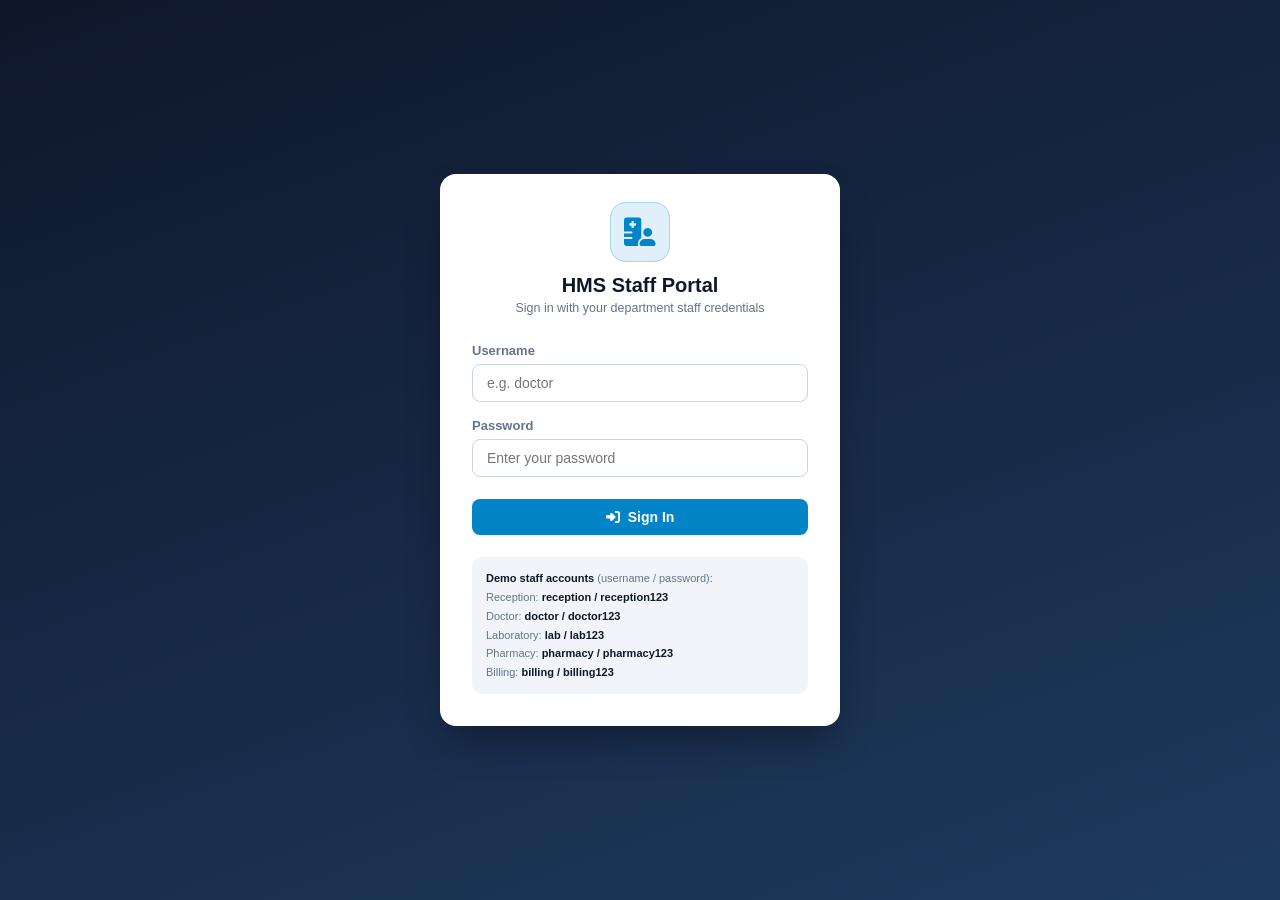
<file: hms_staff_portal/login.html>
<!DOCTYPE html>
<html lang="en">
<head>
  <meta charset="UTF-8">
  <meta name="viewport" content="width=device-width, initial-scale=1.0">
  <title>HMS Portal</title>
  <link rel="stylesheet" href="styles.css">
  <link rel="stylesheet" href="https://cdnjs.cloudflare.com/ajax/libs/font-awesome/6.4.0/css/all.min.css">
  <style>
    body.login-body {
      min-height: 100vh;
      display: flex;
      align-items: center;
      justify-content: center;
      background: linear-gradient(160deg, var(--navy-dark) 0%, #1e3a5f 100%);
      padding: 20px;
    }
    .login-card {
      background: var(--surface);
      width: 100%;
      max-width: 400px;
      border-radius: 16px;
      box-shadow: 0 20px 40px -10px rgba(0,0,0,0.4);
      overflow: hidden;
    }
    .login-card-header {
      padding: 28px 32px 20px 32px;
      text-align: center;
    }
    .login-card-body {
      padding: 8px 32px 32px 32px;
    }
    .login-icon {
      width: 60px;
      height: 60px;
      background: rgba(2, 132, 199, 0.12);
      color: var(--cyan-primary);
      border-radius: 16px;
      display: inline-flex;
      align-items: center;
      justify-content: center;
      font-size: 28px;
      margin-bottom: 12px;
      border: 1px solid rgba(2, 132, 199, 0.25);
    }
    .login-title { font-size: 20px; font-weight: 800; color: var(--navy-dark); margin-bottom: 4px; }
    .login-subtitle { font-size: 12.5px; color: var(--text-secondary); }
    .field-error {
      color: #dc2626;
      font-size: 11.5px;
      font-weight: 600;
      margin-top: 4px;
      display: none;
    }
    .input-invalid {
      border-color: #dc2626 !important;
      background: #fef2f2;
    }
    #loginAlert {
      display: none;
      background: #fef2f2;
      border: 1px solid #fecaca;
      color: #b91c1c;
      font-size: 12.5px;
      font-weight: 600;
      padding: 10px 12px;
      border-radius: 8px;
      margin-bottom: 14px;
    }
    .demo-creds {
      margin-top: 22px;
      padding: 12px 14px;
      background: var(--surface-variant);
      border-radius: 10px;
      font-size: 11px;
      color: var(--text-secondary);
      line-height: 1.7;
    }
    .demo-creds strong { color: var(--navy-dark); }
  </style>
</head>
<body class="login-body">

  <div class="login-card">
    <div class="login-card-header">
      <div class="login-icon"><i class="fa-solid fa-hospital-user"></i></div>
      <div class="login-title">HMS Staff Portal</div>
      <div class="login-subtitle">Sign in with your department staff credentials</div>
    </div>

    <div class="login-card-body">
      <div id="loginAlert"><i class="fa-solid fa-circle-exclamation"></i> <span id="loginAlertText"></span></div>

      <form id="staffLoginForm" novalidate onsubmit="event.preventDefault(); handleStaffLoginSubmit();">
        <div class="form-group">
          <label class="form-label">Username</label>
          <input type="text" id="loginUsername" class="form-control" placeholder="e.g. doctor" autocomplete="username">
          <div class="field-error" id="err-loginUsername">Username is required.</div>
        </div>

        <div class="form-group">
          <label class="form-label">Password</label>
          <input type="password" id="loginPassword" class="form-control" placeholder="Enter your password" autocomplete="current-password">
          <div class="field-error" id="err-loginPassword">Password is required.</div>
        </div>

        <button type="submit" class="btn btn-primary" style="width: 100%; justify-content: center; margin-top: 6px;">
          <i class="fa-solid fa-right-to-bracket"></i> Sign In
        </button>
      </form>

      <div class="demo-creds">
        <strong>Demo staff accounts</strong> (username / password):<br>
        Reception: <strong>reception / reception123</strong><br>
        Doctor: <strong>doctor / doctor123</strong><br>
        Laboratory: <strong>lab / lab123</strong><br>
        Pharmacy: <strong>pharmacy / pharmacy123</strong><br>
        Billing: <strong>billing / billing123</strong><br>
      <!--  Admin (all access): <strong>admin / admin123</strong> -->
      </div>
    </div>
  </div>

  <script src="auth.js"></script>
  <script src="login.js"></script>
</body>
</html>
</file>
<file: carebridge_web_preview/styles.css>
:root {
  --primary: #0d6efd;
  --primary-dark: #0a58ca;
  --primary-light: #e7f1ff;
  --secondary: #0284c7;
  --accent: #0ea5e9;
  --bg-color: #f8fafc;
  --surface: #ffffff;
  --surface-variant: #f1f5f9;
  --text-primary: #0f172a;
  --text-secondary: #64748b;
  --text-muted: #94a3b8;
  --success: #10b981;
  --success-light: #d1fae5;
  --warning: #f59e0b;
  --warning-light: #fef3c7;
  --danger: #ef4444;
  --danger-light: #fee2e2;
  --border: #e2e8f0;
  --radius-lg: 16px;
  --radius-md: 12px;
  --radius-sm: 8px;
  --shadow: 0 4px 12px rgba(15, 23, 42, 0.06);
}

* {
  box-sizing: border-box;
  margin: 0;
  padding: 0;
  font-family: -apple-system, BlinkMacSystemFont, 'Segoe UI', Roboto, Helvetica, Arial, sans-serif;
}

body {
  background-color: #0f172a;
  color: var(--text-primary);
  display: flex;
  justify-content: center;
  align-items: center;
  min-height: 100vh;
  padding: 20px;
}

.device-frame {
  width: 410px;
  height: 840px;
  background: var(--bg-color);
  border-radius: 40px;
  box-shadow: 0 25px 50px -12px rgba(0, 0, 0, 0.5), 0 0 0 12px #1e293b;
  display: flex;
  flex-direction: column;
  overflow: hidden;
  position: relative;
}

.status-bar {
  height: 32px;
  background: var(--surface);
  padding: 0 20px;
  display: flex;
  justify-content: space-between;
  align-items: center;
  font-size: 12px;
  font-weight: 600;
  color: var(--text-primary);
  border-bottom: 1px solid var(--border);
}

.app-bar {
  height: 60px;
  background: var(--surface);
  padding: 0 16px;
  display: flex;
  align-items: center;
  justify-content: space-between;
  border-bottom: 1px solid var(--border);
}

.app-title-box {
  display: flex;
  flex-direction: column;
}

.app-title {
  font-size: 18px;
  font-weight: 700;
  color: var(--primary);
}

.app-subtitle {
  font-size: 11px;
  color: var(--success);
  font-weight: 600;
}

.app-actions {
  display: flex;
  gap: 12px;
}

.icon-btn {
  background: transparent;
  border: none;
  font-size: 20px;
  cursor: pointer;
  position: relative;
}

.badge-dot {
  position: absolute;
  top: -2px;
  right: -2px;
  width: 8px;
  height: 8px;
  background: var(--danger);
  border-radius: 50%;
}

.main-content {
  flex: 1;
  overflow-y: auto;
  padding: 16px;
}

.tab-content {
  display: none;
}

.tab-content.active {
  display: block;
  animation: fadeIn 0.25s ease-in-out;
}

@keyframes fadeIn {
  from { opacity: 0; transform: translateY(6px); }
  to { opacity: 1; transform: translateY(0); }
}

/* Material Design 3 Cards */
.card {
  background: var(--surface);
  border-radius: var(--radius-lg);
  padding: 16px;
  border: 1px solid var(--border);
  box-shadow: var(--shadow);
  margin-bottom: 16px;
}

.card-primary {
  background: var(--primary);
  color: white;
  border: none;
}

.patient-header {
  display: flex;
  justify-content: space-between;
  align-items: flex-start;
}

.patient-avatar {
  width: 44px;
  height: 44px;
  background: rgba(255, 255, 255, 0.2);
  border-radius: 50%;
  display: flex;
  align-items: center;
  justify-content: center;
  font-size: 22px;
}

.role-pill {
  padding: 4px 10px;
  border-radius: 20px;
  font-size: 11px;
  font-weight: 700;
  text-transform: uppercase;
}

.pill-success { background: var(--success-light); color: var(--success); }
.pill-info { background: var(--primary-light); color: var(--primary); }
.pill-warning { background: var(--warning-light); color: var(--warning); }
.pill-neutral { background: var(--surface-variant); color: var(--text-secondary); }

.grid-actions {
  display: grid;
  grid-template-columns: repeat(3, 1fr);
  gap: 10px;
  margin-bottom: 20px;
}

.action-tile {
  background: var(--surface);
  border: 1px solid var(--border);
  border-radius: var(--radius-md);
  padding: 12px 8px;
  display: flex;
  flex-direction: column;
  align-items: center;
  gap: 8px;
  cursor: pointer;
  transition: transform 0.15s ease;
}

.action-tile:hover {
  transform: translateY(-2px);
}

.action-icon {
  width: 38px;
  height: 38px;
  border-radius: 50%;
  display: flex;
  align-items: center;
  justify-content: center;
  font-size: 18px;
}

.action-title {
  font-size: 11px;
  font-weight: 600;
  text-align: center;
}

/* Bottom Navigation Bar */
.bottom-nav {
  height: 64px;
  background: var(--surface);
  border-top: 1px solid var(--border);
  display: flex;
  justify-content: space-around;
  align-items: center;
}

.nav-item {
  display: flex;
  flex-direction: column;
  align-items: center;
  gap: 4px;
  color: var(--text-muted);
  cursor: pointer;
  font-size: 11px;
  font-weight: 500;
  flex: 1;
}

.nav-item.active {
  color: var(--primary);
  font-weight: 700;
}

.nav-icon {
  font-size: 20px;
}

/* Modal Bottom Sheets */
.modal-overlay {
  position: absolute;
  top: 0; left: 0; right: 0; bottom: 0;
  background: rgba(15, 23, 42, 0.6);
  display: none;
  align-items: flex-end;
  z-index: 100;
}

.modal-overlay.active {
  display: flex;
}

.bottom-sheet {
  width: 100%;
  background: var(--surface);
  border-top-left-radius: 24px;
  border-top-right-radius: 24px;
  padding: 24px;
  max-height: 85%;
  overflow-y: auto;
  animation: slideUp 0.3s cubic-bezier(0.16, 1, 0.3, 1);
}

@keyframes slideUp {
  from { transform: translateY(100%); }
  to { transform: translateY(0); }
}

.btn {
  width: 100%;
  padding: 14px;
  border-radius: var(--radius-md);
  border: none;
  background: var(--primary);
  color: white;
  font-weight: 700;
  font-size: 15px;
  cursor: pointer;
  text-align: center;
}

.btn-secondary {
  background: var(--surface-variant);
  color: var(--text-primary);
}

.btn-outline {
  background: transparent;
  border: 1.5px solid var(--primary);
  color: var(--primary);
}

/* Timeline Components */
.timeline-item {
  display: flex;
  gap: 12px;
  margin-bottom: 16px;
}

.timeline-line {
  display: flex;
  flex-direction: column;
  align-items: center;
}

.timeline-dot {
  width: 14px;
  height: 14px;
  border-radius: 50%;
  background: var(--primary);
}

.timeline-connector {
  width: 2px;
  flex: 1;
  background: var(--border);
  margin-top: 4px;
}
</file>
<file: hms_staff_portal/styles.css>
:root {
  --navy-dark: #0f172a;
  --navy-header: #1e293b;
  --cyan-primary: #0284c7;
  --cyan-light: #e0f2fe;
  --emerald-success: #10b981;
  --emerald-light: #d1fae5;
  --amber-warning: #f59e0b;
  --amber-light: #fef3c7;
  --rose-danger: #ef4444;
  --rose-light: #fee2e2;
  --purple-accent: #9333ea;
  --purple-light: #f3e8ff;
  --bg-color: #f8fafc;
  --surface: #ffffff;
  --surface-variant: #f1f5f9;
  --text-primary: #0f172a;
  --text-secondary: #64748b;
  --border: #cbd5e1;
  --radius-lg: 12px;
  --radius-md: 8px;
  --shadow: 0 4px 12px rgba(15, 23, 42, 0.08);
}

* {
  box-sizing: border-box;
  margin: 0;
  padding: 0;
  font-family: -apple-system, BlinkMacSystemFont, 'Segoe UI', Roboto, Helvetica, Arial, sans-serif;
}

body {
  background-color: var(--bg-color);
  color: var(--text-primary);
  display: flex;
  flex-direction: column;
  min-height: 100vh;
}

/* HMS Navbar Header */
.hms-navbar {
  background: var(--navy-dark);
  color: white;
  padding: 0 24px;
  height: 64px;
  display: flex;
  align-items: center;
  justify-content: space-between;
  box-shadow: 0 2px 8px rgba(0,0,0,0.2);
}

.hms-brand {
  display: flex;
  align-items: center;
  gap: 12px;
}

.hms-logo-icon {
  width: 38px;
  height: 38px;
  background: var(--cyan-primary);
  border-radius: 10px;
  display: flex;
  align-items: center;
  justify-content: center;
  font-size: 20px;
}

.hms-title {
  font-size: 20px;
  font-weight: 800;
  letter-spacing: -0.5px;
}

.hms-subtitle {
  font-size: 11px;
  color: var(--cyan-light);
  font-weight: 600;
}

.staff-user-badge {
  background: rgba(255,255,255,0.1);
  padding: 6px 14px;
  border-radius: 20px;
  font-size: 13px;
  display: flex;
  align-items: center;
  gap: 8px;
  border: 1px solid rgba(255,255,255,0.15);
}

/* Department Navigation Tabs */
.dept-nav {
  background: var(--navy-header);
  padding: 0 24px;
  display: flex;
  gap: 4px;
  border-bottom: 1px solid rgba(255,255,255,0.1);
  overflow-x: auto;
}

.dept-tab {
  padding: 14px 20px;
  color: #94a3b8;
  font-size: 14px;
  font-weight: 600;
  cursor: pointer;
  border-bottom: 3px solid transparent;
  display: flex;
  align-items: center;
  gap: 8px;
  transition: all 0.2s;
  white-space: nowrap;
}

.dept-tab:hover {
  color: white;
  background: rgba(255,255,255,0.05);
}

.dept-tab.active {
  color: var(--cyan-primary);
  border-bottom-color: var(--cyan-primary);
  background: rgba(2, 132, 199, 0.1);
}

/* Main Container Layout */
.hms-container {
  max-width: 1400px;
  width: 100%;
  margin: 24px auto;
  padding: 0 24px;
  flex: 1;
}

.dept-view {
  display: none;
}

.dept-view.active {
  display: block;
  animation: fadeIn 0.2s ease-in-out;
}

@keyframes fadeIn {
  from { opacity: 0; transform: translateY(4px); }
  to { opacity: 1; transform: translateY(0); }
}

/* Clinical Cards & Tables */
.card-panel {
  background: var(--surface);
  border-radius: var(--radius-lg);
  padding: 20px;
  border: 1px solid var(--border);
  box-shadow: var(--shadow);
  margin-bottom: 24px;
}

.panel-header {
  display: flex;
  justify-content: space-between;
  align-items: center;
  margin-bottom: 16px;
  padding-bottom: 12px;
  border-bottom: 1px solid var(--surface-variant);
}

.panel-title {
  font-size: 18px;
  font-weight: 700;
  display: flex;
  align-items: center;
  gap: 10px;
}

/* Grid Layouts */
.grid-2col {
  display: grid;
  grid-template-columns: 1fr 1fr;
  gap: 20px;
}

.grid-3col {
  display: grid;
  grid-template-columns: repeat(3, 1fr);
  gap: 16px;
}

/* Form Controls */
.form-group {
  margin-bottom: 16px;
}

.form-label {
  display: block;
  font-size: 13px;
  font-weight: 600;
  color: var(--text-secondary);
  margin-bottom: 6px;
}

.form-control {
  width: 100%;
  padding: 10px 14px;
  border-radius: var(--radius-md);
  border: 1px solid var(--border);
  font-size: 14px;
  outline: none;
  transition: border-color 0.2s;
}

.form-control:focus {
  border-color: var(--cyan-primary);
  box-shadow: 0 0 0 3px rgba(2, 132, 199, 0.15);
}

textarea.form-control {
  min-height: 80px;
  resize: vertical;
}

/* Data Tables */
.hms-table {
  width: 100%;
  border-collapse: collapse;
  font-size: 13px;
}

.hms-table th {
  background: var(--surface-variant);
  color: var(--text-secondary);
  font-weight: 700;
  text-align: left;
  padding: 12px 14px;
  border-bottom: 2px solid var(--border);
}

.hms-table td {
  padding: 12px 14px;
  border-bottom: 1px solid var(--border);
}

.hms-table tr:hover {
  background: var(--cyan-light);
}

/* Status Badges */
.badge {
  padding: 4px 10px;
  border-radius: 20px;
  font-size: 11px;
  font-weight: 700;
  display: inline-block;
}

.badge-success { background: var(--emerald-light); color: var(--emerald-success); }
.badge-info { background: var(--cyan-light); color: var(--cyan-primary); }
.badge-warning { background: var(--amber-light); color: var(--amber-warning); }
.badge-danger { background: var(--rose-light); color: var(--rose-danger); }
.badge-neutral { background: var(--surface-variant); color: var(--text-secondary); }

/* Buttons */
.btn {
  padding: 10px 18px;
  border-radius: var(--radius-md);
  border: none;
  font-weight: 700;
  font-size: 14px;
  cursor: pointer;
  display: inline-flex;
  align-items: center;
  gap: 8px;
  transition: all 0.15s;
}

.btn-primary { background: var(--cyan-primary); color: white; }
.btn-primary:hover { background: #0369a1; }
.btn-success { background: var(--emerald-success); color: white; }
.btn-warning { background: var(--amber-warning); color: white; }
.btn-outline { background: transparent; border: 1.5px solid var(--border); color: var(--text-primary); }
.btn-outline:hover { background: var(--surface-variant); }

/* Sync Indicator */
.sync-banner {
  background: #f0fdf4;
  border: 1px solid #bbf7d0;
  color: #15803d;
  padding: 10px 16px;
  border-radius: var(--radius-md);
  margin-bottom: 20px;
  display: flex;
  align-items: center;
  justify-content: space-between;
  font-size: 13px;
  font-weight: 600;
}

/* Field validation states (used by validation.js across all HMS forms) */
.field-error {
  color: #dc2626;
  font-size: 11.5px;
  font-weight: 600;
  margin-top: 4px;
  display: none;
}
.input-invalid {
  border-color: #dc2626 !important;
  background: #fef2f2 !important;
}
</file>
